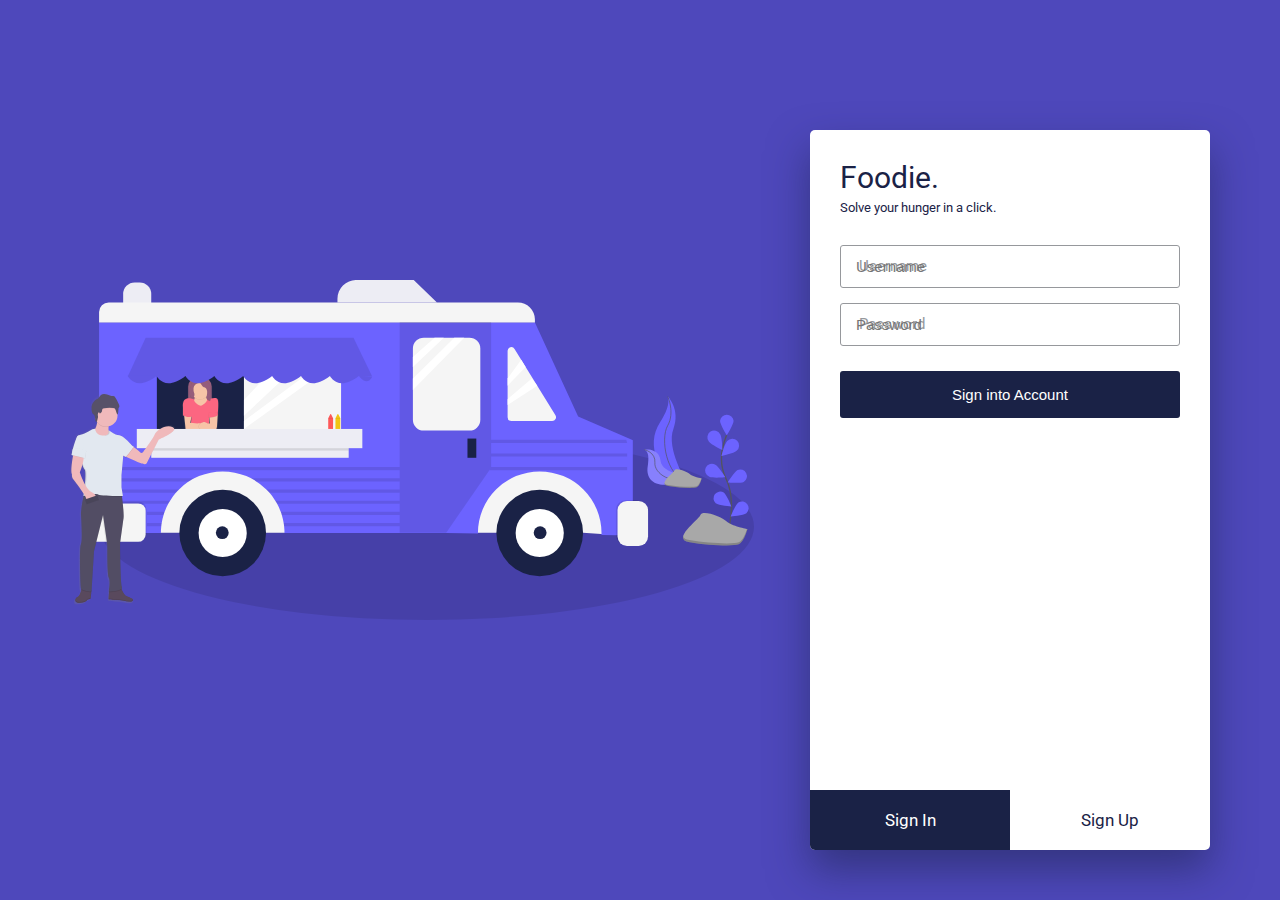
<file: index.html>
<!DOCTYPE html>
<html lang="en">
<head>
    <meta charset="UTF-8">
    <meta name="viewport" content="width=device-width, initial-scale=1.0">
    <meta http-equiv="X-UA-Compatible" content="ie=edge">
    <link href="https://fonts.googleapis.com/css?family=Roboto:300,400,700&display=swap" rel="stylesheet">
    <link rel="stylesheet" href="./assets/css/index.css">
    <title>Document</title>
</head>
<body>
    <div class="container">
        <img src="./assets/img/undraw_street_food_hm5i.svg" class="background-image" alt="">
        <div class="auth-box">
            <div class="header">
                <h1>Foodie.</h1>
                <p class="sub-heading">Solve your hunger in a click.</p>
            </div>
            <div class="main-box">
                <div class="Login-box">
                    <form action="/login" method="post">
                        <div class="input-group">
                            <label for="">Username</label>
                            <input type="text" name="" placeholder="Username" id="">
                        </div>
                        <div class="input-group">
                            <label for="">password</label>
                            <input type="text" name="" id="" placeholder="Password">
                        </div>
                        <button type="submit">Sign into Account</button>
                    </form>
                    
                </div>
                <div class="SignUp-box">
                        <form action="/login" method="post">
                            <div class="input-group">
                                <label for="">Username</label>
                                <input type="text" name="" id="" placeholder="Username">
                            </div>
                            <div class="input-group">
                                    <label for="">Email Address</label>
                                    <input type="text" name="" id="" placeholder="Email Address">
                            </div>

                            <div class="input-group">
                                <label for="">Password</label>
                                <input type="text" name="" id="" placeholder="Password">
                            </div>
                            <div class="input-group">
                                    <label for="">Confirm</label>
                                    <input type="text" name="" id="" placeholder="Confirm">
                                </div>
                            <button type="submit">Create Account</button>
                        </form>
                </div>
            </div>
            <div class="options">
                    <div class="login active">Sign In</div>
                    <div class="signUp">Sign Up</div>
            </div>
        </div>
    </div>
    <!-- header
    the image postioned to the right
    the authenticcation box;
    the login side of the authentication boc
    the sign up side of the authentication box
    the google sign in option
    the option for login  th option to sign in -->

    <script src="./assets/js/index.js"></script>
</body>
</html>
</file>
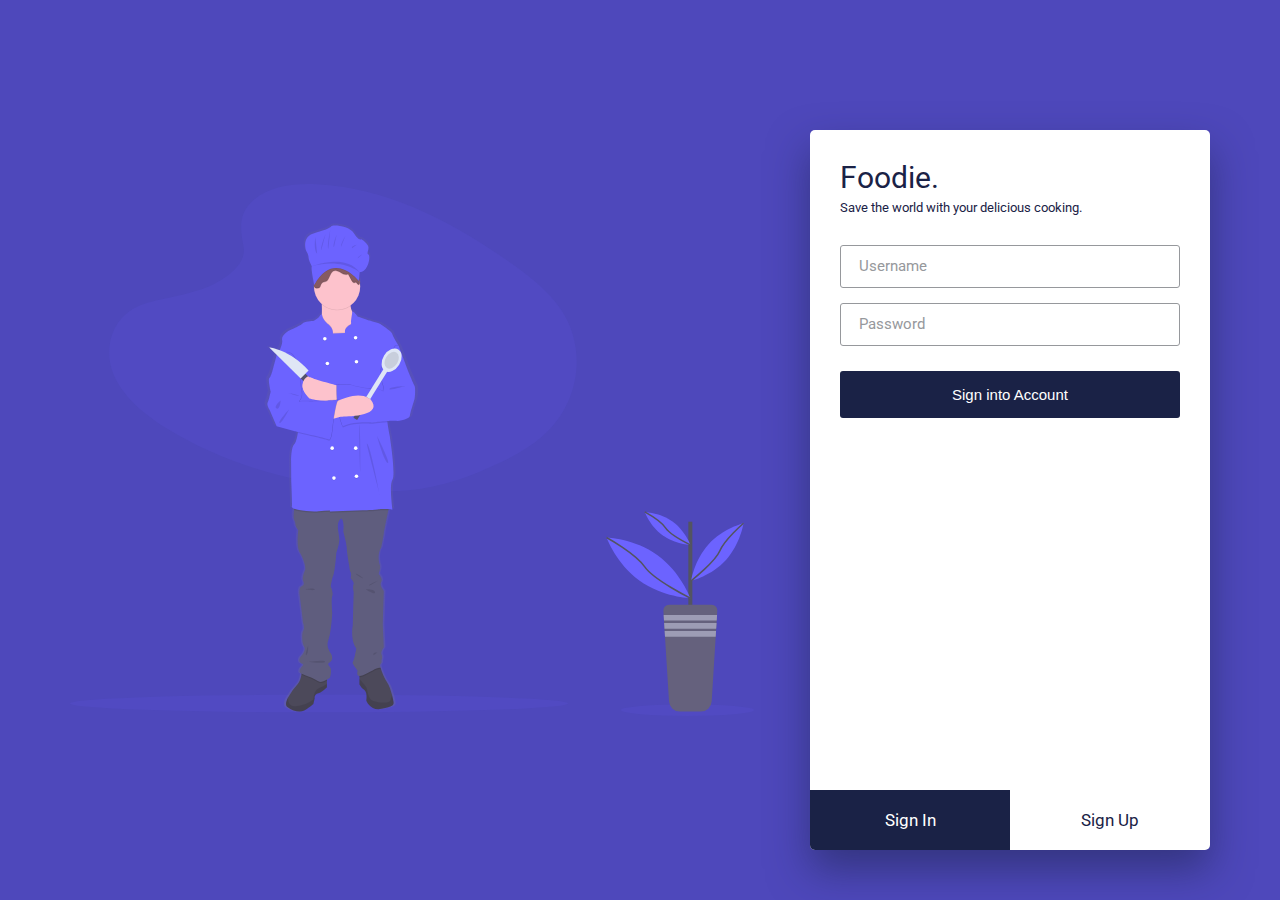
<file: pages/catererHome.html>
<!DOCTYPE html>
<html lang="en">
<head>
    <meta charset="UTF-8">
    <meta name="viewport" content="width=device-width, initial-scale=1.0">
    <meta http-equiv="X-UA-Compatible" content="ie=edge">
    <link href="https://fonts.googleapis.com/css?family=Roboto:300,400,700&display=swap" rel="stylesheet">
    <link rel="stylesheet" href="../assets/css/index.css">
    <title>Document</title>
</head>
<body>
    <div class="container">
        <img src="../assets/img/undraw_Chef_cu0r.svg" class="background-image" alt="">
        <div class="auth-box">
            <div class="header">
                <h1>Foodie.</h1>
                <p class="sub-heading">Save the world with your delicious cooking.</p>
            </div>
            <div class="main-box">
                <div class="Login-box">
                    <form action="/login" method="post">
                        <div class="input-group">
                            <label for="">Username</label>
                            <input type="text" name="" id="">
                        </div>
                        <div class="input-group">
                            <label for="">password</label>
                            <input type="password" name="" id="">
                        </div>
                        <button type="submit">Sign into Account</button>
                    </form>
                    
                </div>
                <div class="SignUp-box">
                        <form action="/login" method="post">
                            <div class="input-group">
                                <label for="">Username</label>
                                <input type="text" name="" id="">
                            </div>
                            <div class="input-group">
                                    <label for="">Email Address</label>
                                    <input type="text" name="" id="">
                            </div>
                            <div class="input-group">
                                    <label for="">Name of restaurant service</label>
                                    <input type="text" name="" id="">
                            </div>

                            <div class="input-group">
                                <label for="">Password</label>
                                <input type="password" name="" id="">
                            </div>
                            <div class="input-group">
                                    <label for="">Confirm</label>
                                    <input type="password" name="" id="">
                                </div>
                            <button type="submit">Create Account</button>
                        </form>
                </div>
            </div>
            <div class="options">
                    <div class="login active">Sign In</div>
                    <div class="signUp">Sign Up</div>
            </div>
        </div>
    </div>
    <!-- header
    the image postioned to the right
    the authenticcation box;
    the login side of the authentication boc
    the sign up side of the authentication box
    the google sign in option
    the option for login  th option to sign in -->

    <script src="../assets/js/index.js"></script>
</body>
</html>
</file>
<file: assets/css/index.css>
*{
    margin: 0;
    padding: 0;
}

*,
*::after,
*::before{
    box-sizing: border-box;
}

html{
    font-size: 62.5%;
    box-sizing: border-box;
}

body{
    background-color: #4E48BB;
    font-family: 'Roboto', sans-serif;
    color: #1A2246;
}

.container{
    width: 100%;
    height: 100vh;
    display: flex;
    align-items: center;
    justify-content: space-between;
    padding: 0 7rem;
    overflow: hidden;
}

.background-image{
    width: 60%;
}

.auth-box{
    width: 400px;
    background-color: #fff;
    height: 550px;
    min-height: 80%;
    box-shadow: 0 2rem 4rem rgba(26, 34, 70, 0.5); 
    border-radius: 5px;
    animation: tinySlideUp 1.2s ease-out 1 forwards;
    animation-delay: 0.2s;
    overflow: hidden;
    position: relative;
    transform: translateY(40px);
}

.header{
    width: 100%;
    padding: 3rem 3rem;
    padding-bottom: 0;
}

.header h1{
    font-size: 3rem;
    font-weight: 400;
    margin-bottom: 0.45rem;
}

p.sub-heading{
    font-size: 1.3rem;
}

.options{
    position: absolute;
    bottom: 0;
    width: 100%;
    display: flex;
    justify-content: center;
    align-items: center;
}

.options div{
    width: 50%;
    text-align: center;
    font-size: 1.7rem;
    height: 100%;
    padding: 2rem 0;
    transition: all 0.5s ease-out;
}

.options div:hover{
    color: #fff;
    background-color: #1A2246;
}

.active{
    color: #fff;
    background-color: #1A2246;
}

.main-box > div{
    padding: 1.5rem 3rem;
    animation: show 0.5s ease-out 1 forwards;    
    z-index: -2;
}

.Login-box{
    display: block;
}

.SignUp-box{
    display: none;
}

.input-group{
    width: 100%;
    margin: 1.5rem 0;   
    display: flex;
    justify-content: flex-start;
    position: relative;
}

.input-group label{
    position: absolute;
    z-index: -1;
    top: 0.7rem;
    left: 0.9rem;
    font-size: 1.5rem;
    background-color: #fff;
    padding: 0.5rem 1rem;
    color: #96989C;
    text-transform: Capitalize;
}

.input-group input{
    width: 100%;
    font-size: 1.5rem;
    color: #1A2246 !important;
    border: 1px solid #96989C;
    padding: 1.2rem 1.5rem;
    border-radius: 3px;
    background-color: transparent;
}

input:focus{
    border: 2px solid #1A2246;
    outline: none !important;
}

input:-webkit-autofill,
input:-webkit-autofill:hover,
input:-webkit-autofill:focus
{
   animation-name: autofill;
   animation-fill-mode: both;
}

.focused label{
    animation: fadeIn 0.5s ease-out 1 forwards;
}

.nonFocused label{
    animation: fadeOut 0.5s ease-out 1 forwards;
}



button{
    padding: 1.5rem 1.5rem;
    width: 100%;
    border: none;
    background-color: #1A2246;
    color: #fff;
    margin: 1rem 0;
    border-radius: 3px;
    font-size: 1.5rem;
}




/* Animations */

@keyframes tinySlideUp{
    from{
        transform: translateY(40px);
    }
    to{
        transform: translateY(0);
    }
}

@keyframes fadeIn{
    from{
        transform: translateY(0);
        font-size: 1.5rem;
    }
    to{
        transform: translateY(-2rem);
        font-size: 1.3rem;
        color: #1A2246;
        z-index: 2;
    }
}

@keyframes fadeOut{
    from{
        transform: translateY(-2rem);
        color: #1A2246;
        font-size: 1.3rem
    }
    to{
        transform: translateY(0);
        color: #96989C;
        font-size: 1.5rem;
        z-index: -1;
    }
}


@keyframes show{
    from{
        opacity: 0;
    }
    to{
        opacity: 1 !important;
    }
}

@keyframes visible{
    from{
        opacity: 0;
        visibility: hidden;
    }
    to{
        opacity: 1 !important;
        visibility: visible;
    }
}

@keyframes autofill{
    to{
        background-color: #fff;
        color: #1A2246;
    }
}


@media (max-width: 1200px){
    .container{
        padding: 3rem;
    }
    .background-image{
        width: 50%;
        margin-right: 3rem;
    }
}

@media (max-width: 700px){
    .background-image{
        display: none
    }
    .container{
        padding: 2rem;
        justify-content: center;
    }
    .auth-box{
        width: 100%;
    }
}
</file>
